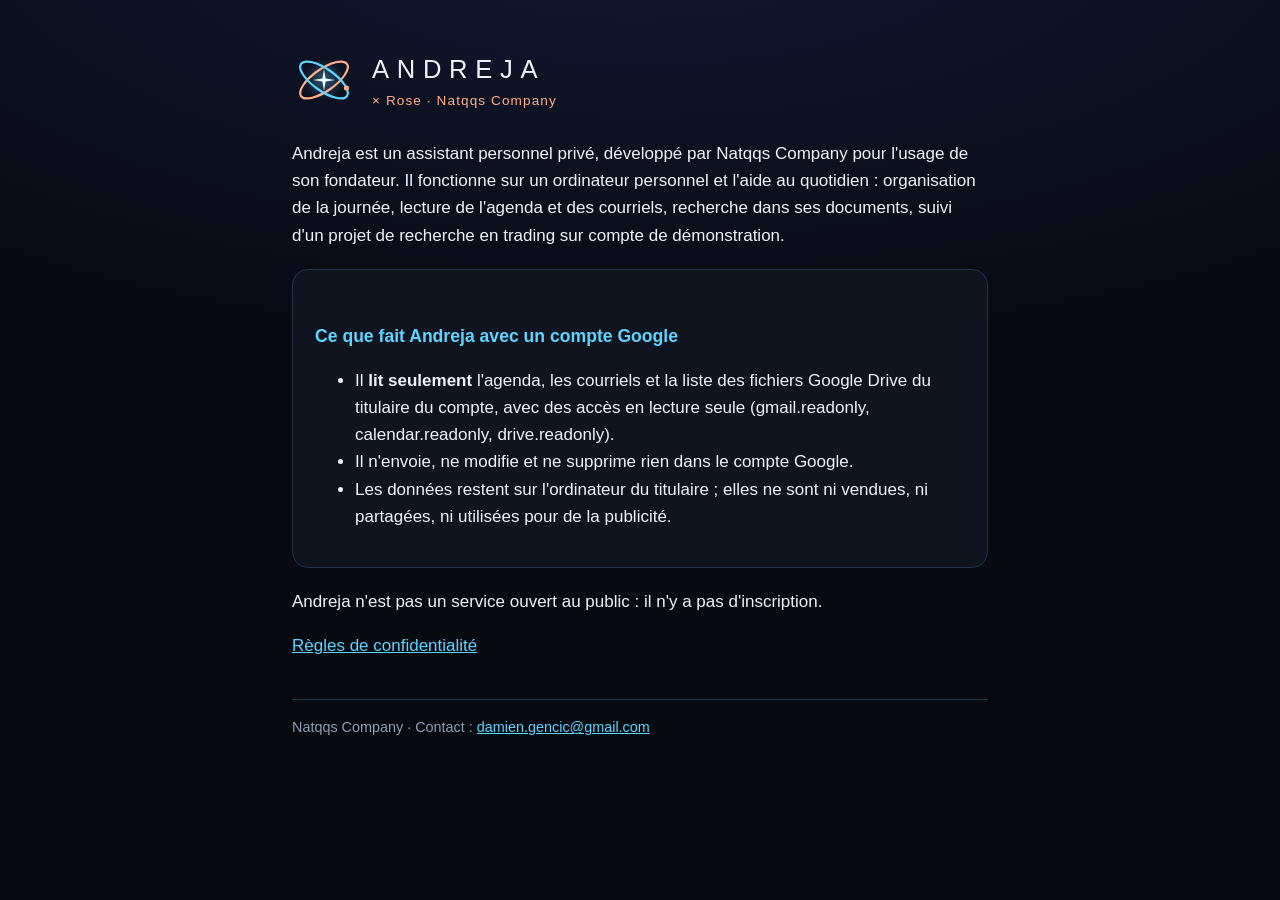
<file: index.html>
<!doctype html>
<html lang="fr"><head><meta charset="utf-8"><meta name="viewport" content="width=device-width,initial-scale=1">
<!-- VERIFICATION_GOOGLE -->
<title>Andreja · Natqqs Company</title><meta name="description" content="Andreja, assistant personnel privé de Natqqs Company.">
<link rel="stylesheet" href="style.css"></head>
<body><main>
<header><svg viewBox="0 0 64 64" aria-hidden="true"><defs><radialGradient id="h"><stop offset="0" stop-color="#5cd6ff" stop-opacity=".35"/><stop offset="1" stop-color="#5cd6ff" stop-opacity="0"/></radialGradient></defs><circle cx="32" cy="32" r="20" fill="url(#h)"/><ellipse cx="32" cy="32" rx="28" ry="11" transform="rotate(-35 32 32)" fill="none" stroke="#ffae8a" stroke-width="2.2"/><ellipse cx="32" cy="32" rx="28" ry="11" transform="rotate(35 32 32)" fill="none" stroke="#5cd6ff" stroke-width="2.2"/><circle cx="54.5" cy="40" r="2.6" fill="#ffae8a"/><path d="M32 21 33.6 30.4 43 32 33.6 33.6 32 43 30.4 33.6 21 32 30.4 30.4Z" fill="#ecfaff"/></svg><h1>ANDREJA<small>× Rose · Natqqs Company</small></h1></header>
<p>Andreja est un assistant personnel privé, développé par Natqqs Company pour l'usage de son fondateur. Il fonctionne sur un ordinateur personnel et l'aide au quotidien : organisation de la journée, lecture de l'agenda et des courriels, recherche dans ses documents, suivi d'un projet de recherche en trading sur compte de démonstration.</p>
<div class="carte">
<h2>Ce que fait Andreja avec un compte Google</h2>
<ul>
<li>Il <strong>lit seulement</strong> l'agenda, les courriels et la liste des fichiers Google Drive du titulaire du compte, avec des accès en lecture seule (gmail.readonly, calendar.readonly, drive.readonly).</li>
<li>Il n'envoie, ne modifie et ne supprime rien dans le compte Google.</li>
<li>Les données restent sur l'ordinateur du titulaire ; elles ne sont ni vendues, ni partagées, ni utilisées pour de la publicité.</li>
</ul>
</div>
<p>Andreja n'est pas un service ouvert au public : il n'y a pas d'inscription.</p>
<p><a href="confidentialite.html">Règles de confidentialité</a></p>
<footer>Natqqs Company · Contact : <a href="mailto:damien.gencic@gmail.com">damien.gencic@gmail.com</a></footer>
</main></body></html>
</file>
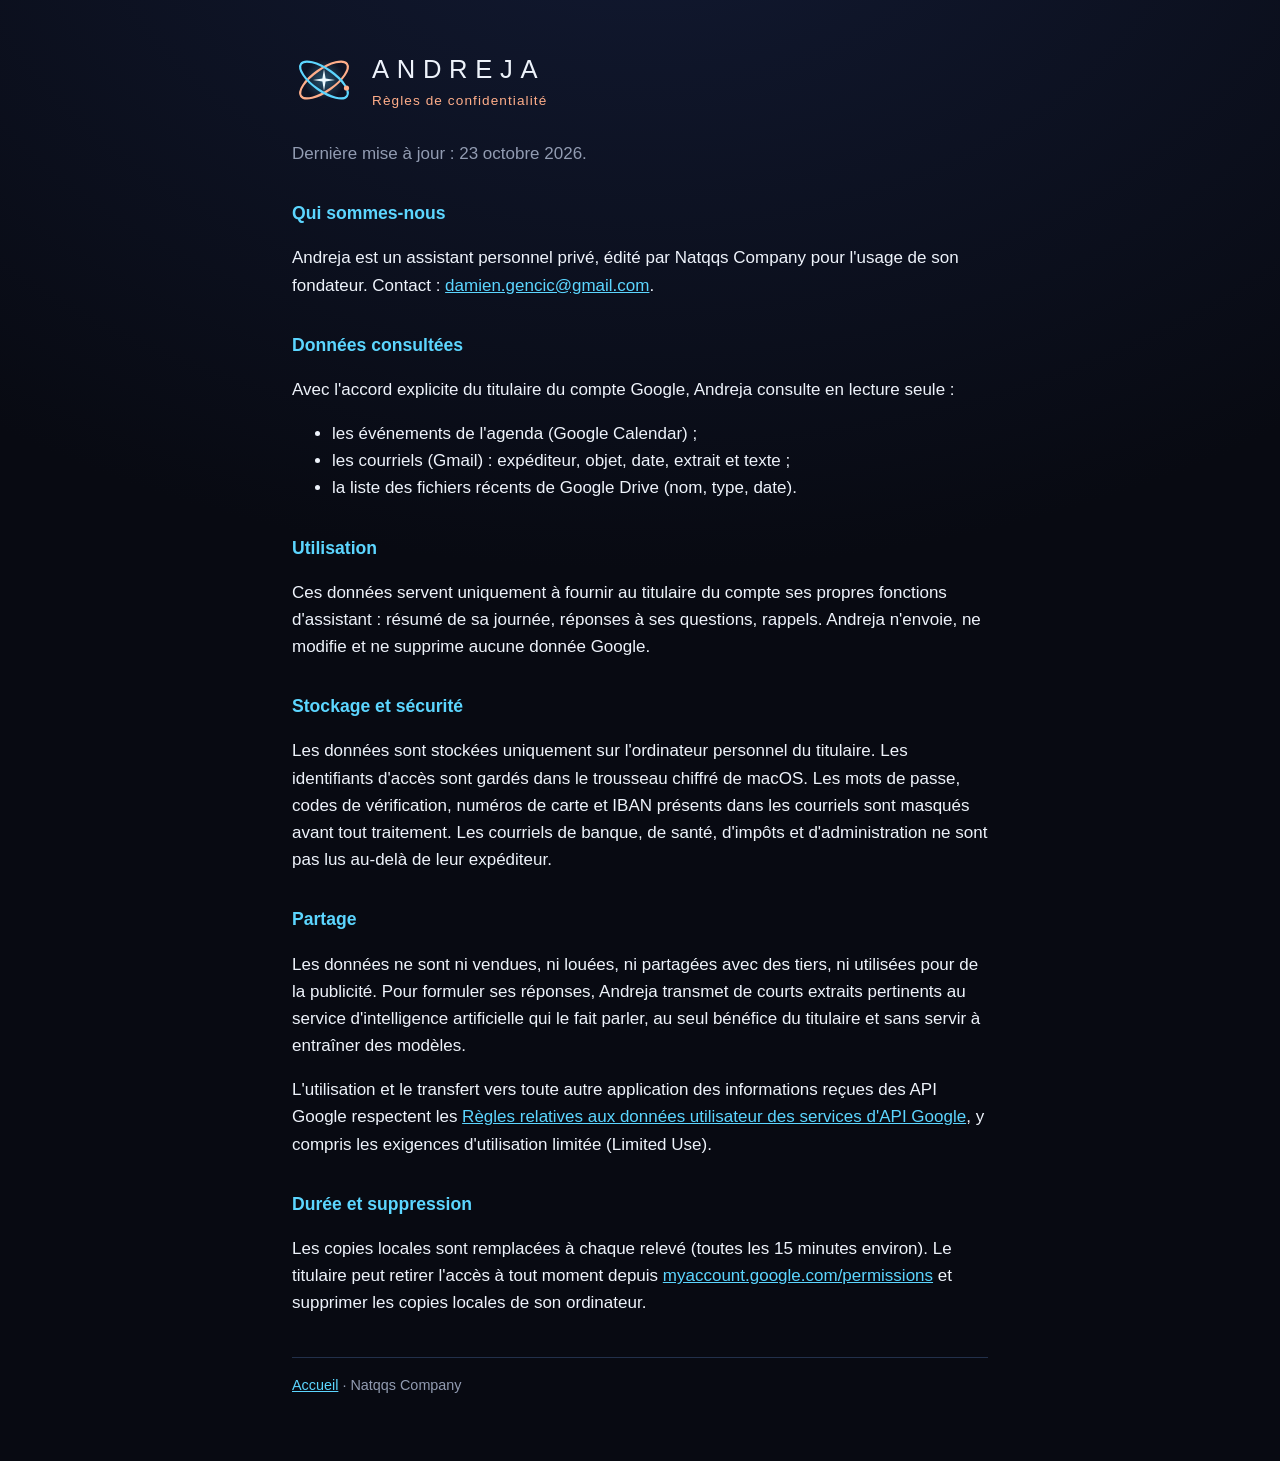
<file: confidentialite.html>
<!doctype html>
<html lang="fr"><head><meta charset="utf-8"><meta name="viewport" content="width=device-width,initial-scale=1">
<title>Confidentialité · Andreja</title><link rel="stylesheet" href="style.css"></head>
<body><main>
<header><svg viewBox="0 0 64 64" aria-hidden="true"><defs><radialGradient id="h"><stop offset="0" stop-color="#5cd6ff" stop-opacity=".35"/><stop offset="1" stop-color="#5cd6ff" stop-opacity="0"/></radialGradient></defs><circle cx="32" cy="32" r="20" fill="url(#h)"/><ellipse cx="32" cy="32" rx="28" ry="11" transform="rotate(-35 32 32)" fill="none" stroke="#ffae8a" stroke-width="2.2"/><ellipse cx="32" cy="32" rx="28" ry="11" transform="rotate(35 32 32)" fill="none" stroke="#5cd6ff" stroke-width="2.2"/><circle cx="54.5" cy="40" r="2.6" fill="#ffae8a"/><path d="M32 21 33.6 30.4 43 32 33.6 33.6 32 43 30.4 33.6 21 32 30.4 30.4Z" fill="#ecfaff"/></svg><h1>ANDREJA<small>Règles de confidentialité</small></h1></header>
<p class="doux">Dernière mise à jour : 23 octobre 2026.</p>
<h2>Qui sommes-nous</h2>
<p>Andreja est un assistant personnel privé, édité par Natqqs Company pour l'usage de son fondateur. Contact : <a href="mailto:damien.gencic@gmail.com">damien.gencic@gmail.com</a>.</p>
<h2>Données consultées</h2>
<p>Avec l'accord explicite du titulaire du compte Google, Andreja consulte en lecture seule :</p>
<ul><li>les événements de l'agenda (Google Calendar) ;</li><li>les courriels (Gmail) : expéditeur, objet, date, extrait et texte ;</li><li>la liste des fichiers récents de Google Drive (nom, type, date).</li></ul>
<h2>Utilisation</h2>
<p>Ces données servent uniquement à fournir au titulaire du compte ses propres fonctions d'assistant : résumé de sa journée, réponses à ses questions, rappels. Andreja n'envoie, ne modifie et ne supprime aucune donnée Google.</p>
<h2>Stockage et sécurité</h2>
<p>Les données sont stockées uniquement sur l'ordinateur personnel du titulaire. Les identifiants d'accès sont gardés dans le trousseau chiffré de macOS. Les mots de passe, codes de vérification, numéros de carte et IBAN présents dans les courriels sont masqués avant tout traitement. Les courriels de banque, de santé, d'impôts et d'administration ne sont pas lus au-delà de leur expéditeur.</p>
<h2>Partage</h2>
<p>Les données ne sont ni vendues, ni louées, ni partagées avec des tiers, ni utilisées pour de la publicité. Pour formuler ses réponses, Andreja transmet de courts extraits pertinents au service d'intelligence artificielle qui le fait parler, au seul bénéfice du titulaire et sans servir à entraîner des modèles.</p>
<p>L'utilisation et le transfert vers toute autre application des informations reçues des API Google respectent les <a href="https://developers.google.com/terms/api-services-user-data-policy">Règles relatives aux données utilisateur des services d'API Google</a>, y compris les exigences d'utilisation limitée (Limited Use).</p>
<h2>Durée et suppression</h2>
<p>Les copies locales sont remplacées à chaque relevé (toutes les 15 minutes environ). Le titulaire peut retirer l'accès à tout moment depuis <a href="https://myaccount.google.com/permissions">myaccount.google.com/permissions</a> et supprimer les copies locales de son ordinateur.</p>
<footer><a href="index.html">Accueil</a> · Natqqs Company</footer>
</main></body></html>
</file>
<file: style.css>
:root{--nuit:#080a12;--carte:#10141f;--ligne:#22304a;--encre:#eef3fb;--doux:#929cb2;--cyan:#5cd6ff;--rose:#ffae8a}
*{box-sizing:border-box}
body{margin:0;background:radial-gradient(120% 70% at 50% -10%,#121a33 0%,var(--nuit) 70%);color:var(--encre);
  font:17px/1.6 -apple-system,BlinkMacSystemFont,"SF Pro Text","Segoe UI",Roboto,sans-serif;min-height:100vh}
main{max-width:46rem;margin:0 auto;padding:48px 20px 64px}
header{display:flex;align-items:center;gap:16px;margin-bottom:28px}
header svg{width:64px;height:64px;flex:none}
h1{font-weight:300;letter-spacing:.3em;font-size:1.6rem;margin:0}
h1 small{display:block;letter-spacing:.08em;font-size:.85rem;color:var(--rose);font-weight:500}
h2{font-size:1.1rem;color:var(--cyan);margin:32px 0 8px}
p,li{color:var(--encre)}
.doux{color:var(--doux)}
.carte{background:var(--carte);border:1px solid var(--ligne);border-radius:16px;padding:20px 22px;margin:20px 0}
a{color:var(--cyan)}
footer{margin-top:40px;color:var(--doux);font-size:.9rem;border-top:1px solid var(--ligne);padding-top:16px}
</file>
